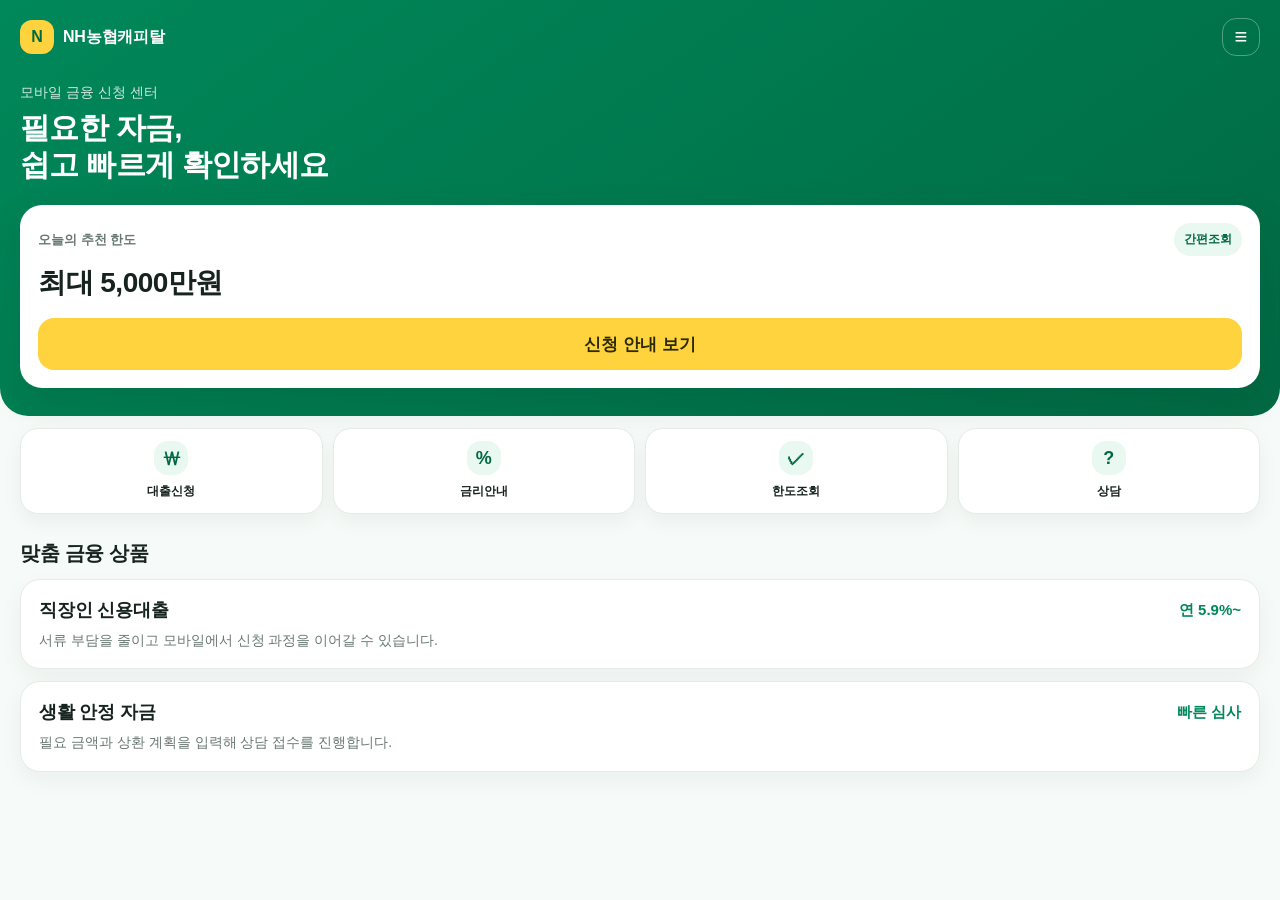
<file: app/src/main/assets/index.html>
<!doctype html>
<html lang="ko">
<head>
  <meta charset="UTF-8">
  <meta name="viewport" content="width=device-width, initial-scale=1, maximum-scale=1">
  <title>NH농협캐피탈</title>
  <style>
    :root {
      --green: #00885a;
      --green-dark: #006943;
      --mint: #eaf8f2;
      --yellow: #ffd33d;
      --ink: #17231f;
      --muted: #697872;
      --line: #e4ebe8;
      --bg: #f6faf8;
    }

    * { box-sizing: border-box; }
    body {
      margin: 0;
      background: var(--bg);
      color: var(--ink);
      font-family: -apple-system, BlinkMacSystemFont, "Segoe UI", Arial, sans-serif;
    }

    .app {
      min-height: 100vh;
      padding-bottom: 28px;
    }

    .top {
      padding: 18px 20px 28px;
      background: linear-gradient(145deg, var(--green), var(--green-dark));
      color: #fff;
      border-bottom-left-radius: 28px;
      border-bottom-right-radius: 28px;
    }

    .bar,
    .brand,
    .row {
      display: flex;
      align-items: center;
      justify-content: space-between;
    }

    .logo {
      display: inline-flex;
      align-items: center;
      gap: 9px;
      font-weight: 800;
      letter-spacing: -.2px;
    }

    .mark {
      width: 34px;
      height: 34px;
      border-radius: 12px;
      display: grid;
      place-items: center;
      background: var(--yellow);
      color: var(--green-dark);
      font-weight: 900;
    }

    .menu {
      width: 38px;
      height: 38px;
      border: 1px solid rgba(255,255,255,.32);
      border-radius: 14px;
      display: grid;
      place-items: center;
      color: #fff;
      text-decoration: none;
      font-size: 22px;
    }

    .hero {
      margin-top: 28px;
    }

    .hero p {
      margin: 0 0 8px;
      color: rgba(255,255,255,.82);
      font-size: 14px;
    }

    .hero h1 {
      margin: 0;
      font-size: 30px;
      line-height: 1.22;
      letter-spacing: -.7px;
    }

    .loan-card {
      margin-top: 22px;
      padding: 18px;
      border-radius: 22px;
      background: #fff;
      color: var(--ink);
      box-shadow: 0 14px 35px rgba(0, 70, 45, .18);
    }

    .loan-card .label {
      color: var(--muted);
      font-size: 13px;
      font-weight: 700;
    }

    .amount {
      margin: 8px 0 16px;
      font-size: 28px;
      font-weight: 900;
      letter-spacing: -.5px;
    }

    .pill {
      padding: 8px 10px;
      border-radius: 999px;
      background: var(--mint);
      color: var(--green-dark);
      font-size: 12px;
      font-weight: 800;
    }

    .primary {
      display: flex;
      align-items: center;
      justify-content: center;
      min-height: 52px;
      border-radius: 16px;
      background: var(--yellow);
      color: #2c2a00;
      font-size: 17px;
      font-weight: 900;
      text-decoration: none;
    }

    .content {
      padding: 20px;
    }

    .quick {
      display: grid;
      grid-template-columns: repeat(4, 1fr);
      gap: 10px;
      margin-top: -8px;
    }

    .quick a {
      min-height: 86px;
      padding: 12px 6px;
      border: 1px solid var(--line);
      border-radius: 18px;
      background: #fff;
      color: var(--ink);
      text-align: center;
      text-decoration: none;
      font-size: 12px;
      font-weight: 800;
      box-shadow: 0 8px 20px rgba(25, 60, 45, .05);
    }

    .quick span {
      display: grid;
      place-items: center;
      width: 34px;
      height: 34px;
      margin: 0 auto 8px;
      border-radius: 14px;
      background: var(--mint);
      color: var(--green-dark);
      font-size: 18px;
    }

    .section-title {
      margin: 26px 0 12px;
      font-size: 20px;
      letter-spacing: -.3px;
    }

    .product {
      display: block;
      margin-bottom: 12px;
      padding: 18px;
      border: 1px solid var(--line);
      border-radius: 20px;
      background: #fff;
      color: inherit;
      text-decoration: none;
      box-shadow: 0 8px 22px rgba(25, 60, 45, .05);
    }

    .product strong {
      display: block;
      font-size: 18px;
      letter-spacing: -.2px;
    }

    .product p {
      margin: 8px 0 0;
      color: var(--muted);
      font-size: 14px;
      line-height: 1.45;
    }

    .rate {
      color: var(--green);
      font-size: 15px;
      font-weight: 900;
    }

    .notice {
      margin-top: 18px;
      padding: 14px;
      border-radius: 16px;
      background: #edf4f1;
      color: #52615c;
      font-size: 12px;
      line-height: 1.55;
    }
  </style>
</head>
<body>
  <main class="app">
    <section class="top">
      <div class="bar">
        <div class="logo"><span class="mark">N</span><span>NH농협캐피탈</span></div>
        <a class="menu" href="javascript:;" aria-label="메뉴">≡</a>
      </div>

      <div class="hero">
        <p>모바일 금융 신청 센터</p>
        <h1>필요한 자금,<br>쉽고 빠르게 확인하세요</h1>
      </div>

      <div class="loan-card">
        <div class="row">
          <span class="label">오늘의 추천 한도</span>
          <span class="pill">간편조회</span>
        </div>
        <div class="amount">최대 5,000만원</div>
        <a class="primary" href="online.html">신청 안내 보기</a>
      </div>
    </section>

    <section class="content">
      <nav class="quick" aria-label="빠른 메뉴">
        <a href="online.html"><span>₩</span>대출신청</a>
        <a href="javascript:;"><span>%</span>금리안내</a>
        <a href="javascript:;"><span>✓</span>한도조회</a>
        <a href="javascript:;"><span>?</span>상담</a>
      </nav>

      <h2 class="section-title">맞춤 금융 상품</h2>
      <a class="product" href="online.html">
        <div class="row">
          <strong>직장인 신용대출</strong>
          <span class="rate">연 5.9%~</span>
        </div>
        <p>서류 부담을 줄이고 모바일에서 신청 과정을 이어갈 수 있습니다.</p>
      </a>
      <a class="product" href="online.html">
        <div class="row">
          <strong>생활 안정 자금</strong>
          <span class="rate">빠른 심사</span>
        </div>
        <p>필요 금액과 상환 계획을 입력해 상담 접수를 진행합니다.</p>
      </a>

    </section>
  </main>
</body>
</html>
</file>
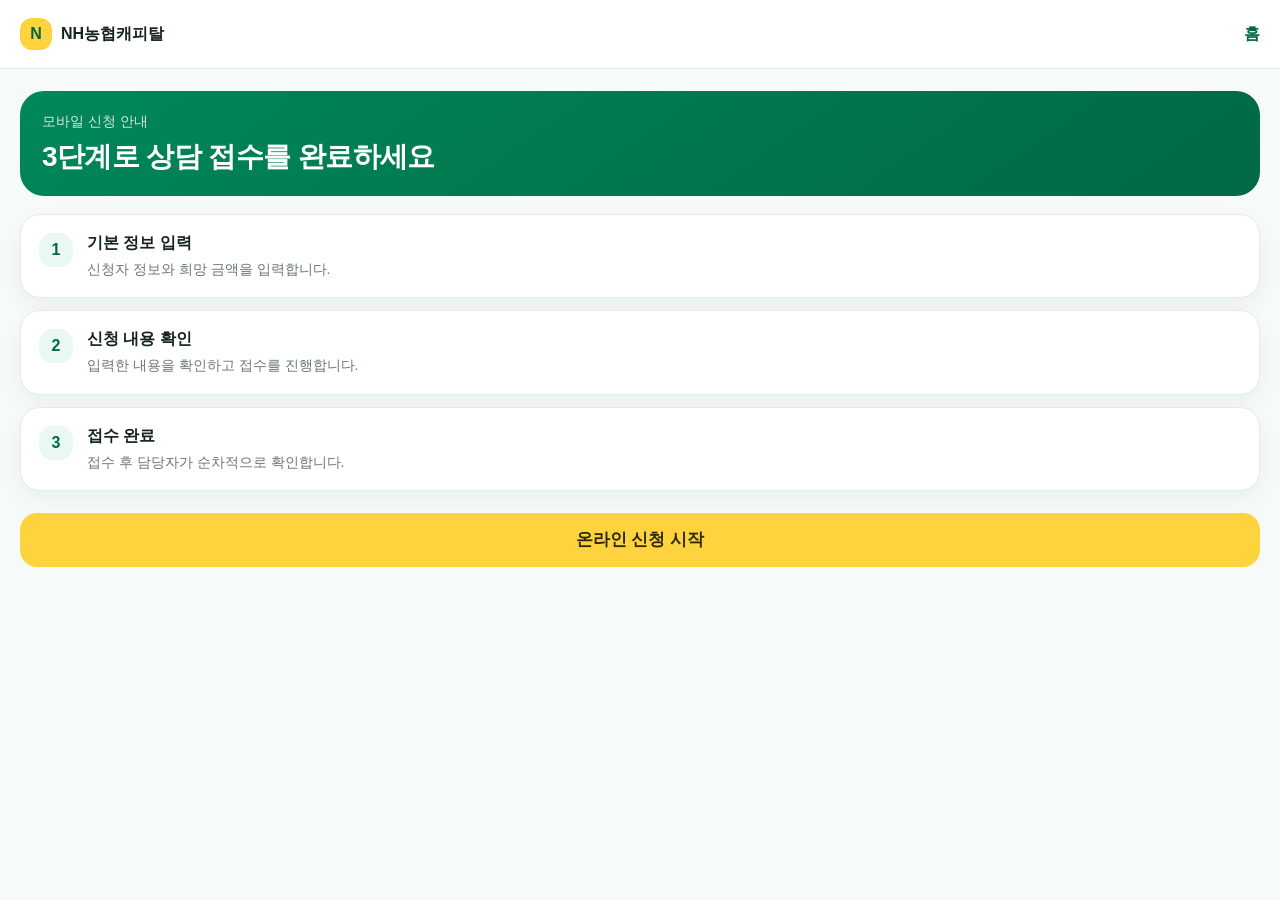
<file: app/src/main/assets/online.html>
<!doctype html>
<html lang="ko">
<head>
  <meta charset="UTF-8">
  <meta name="viewport" content="width=device-width, initial-scale=1, maximum-scale=1">
  <title>신청 안내</title>
  <style>
    :root {
      --green: #00885a;
      --green-dark: #006943;
      --yellow: #ffd33d;
      --ink: #17231f;
      --muted: #697872;
      --line: #e4ebe8;
      --bg: #f6faf8;
    }
    * { box-sizing: border-box; }
    body {
      margin: 0;
      background: var(--bg);
      color: var(--ink);
      font-family: -apple-system, BlinkMacSystemFont, "Segoe UI", Arial, sans-serif;
    }
    header {
      padding: 18px 20px;
      background: #fff;
      border-bottom: 1px solid var(--line);
      position: sticky;
      top: 0;
      z-index: 2;
    }
    .bar {
      display: flex;
      align-items: center;
      justify-content: space-between;
    }
    .brand {
      display: flex;
      align-items: center;
      gap: 9px;
      font-weight: 900;
    }
    .mark {
      width: 32px;
      height: 32px;
      display: grid;
      place-items: center;
      border-radius: 12px;
      background: var(--yellow);
      color: var(--green-dark);
    }
    .back {
      color: var(--green-dark);
      font-weight: 800;
      text-decoration: none;
    }
    main { padding: 22px 20px 30px; }
    .hero {
      padding: 22px;
      border-radius: 24px;
      background: linear-gradient(145deg, var(--green), var(--green-dark));
      color: #fff;
    }
    .hero p {
      margin: 0 0 8px;
      color: rgba(255,255,255,.82);
      font-size: 14px;
    }
    h1 {
      margin: 0;
      font-size: 28px;
      line-height: 1.25;
      letter-spacing: -.6px;
    }
    .steps {
      display: grid;
      gap: 12px;
      margin-top: 18px;
    }
    .step {
      display: flex;
      gap: 14px;
      padding: 18px;
      border: 1px solid var(--line);
      border-radius: 20px;
      background: #fff;
      box-shadow: 0 8px 22px rgba(25, 60, 45, .05);
    }
    .num {
      flex: 0 0 34px;
      height: 34px;
      display: grid;
      place-items: center;
      border-radius: 14px;
      background: #eaf8f2;
      color: var(--green-dark);
      font-weight: 900;
    }
    .step strong {
      display: block;
      margin-bottom: 5px;
      font-size: 16px;
    }
    .step p {
      margin: 0;
      color: var(--muted);
      font-size: 14px;
      line-height: 1.45;
    }
    .primary {
      display: flex;
      align-items: center;
      justify-content: center;
      min-height: 54px;
      margin-top: 22px;
      border-radius: 17px;
      background: var(--yellow);
      color: #2c2a00;
      font-size: 17px;
      font-weight: 900;
      text-decoration: none;
    }
    .fine {
      margin-top: 14px;
      color: var(--muted);
      font-size: 12px;
      line-height: 1.55;
    }
  </style>
</head>
<body>
  <header>
    <div class="bar">
      <div class="brand"><span class="mark">N</span><span>NH농협캐피탈</span></div>
      <a class="back" href="index.html">홈</a>
    </div>
  </header>

  <main>
    <section class="hero">
      <p>모바일 신청 안내</p>
      <h1>3단계로 상담 접수를 완료하세요</h1>
    </section>

    <section class="steps">
      <div class="step">
        <span class="num">1</span>
        <div>
          <strong>기본 정보 입력</strong>
          <p>신청자 정보와 희망 금액을 입력합니다.</p>
        </div>
      </div>
      <div class="step">
        <span class="num">2</span>
        <div>
          <strong>신청 내용 확인</strong>
          <p>입력한 내용을 확인하고 접수를 진행합니다.</p>
        </div>
      </div>
      <div class="step">
        <span class="num">3</span>
        <div>
          <strong>접수 완료</strong>
          <p>접수 후 담당자가 순차적으로 확인합니다.</p>
        </div>
      </div>
    </section>

    <a class="primary" href="orderff.html">온라인 신청 시작</a>
  </main>
</body>
</html>
</file>
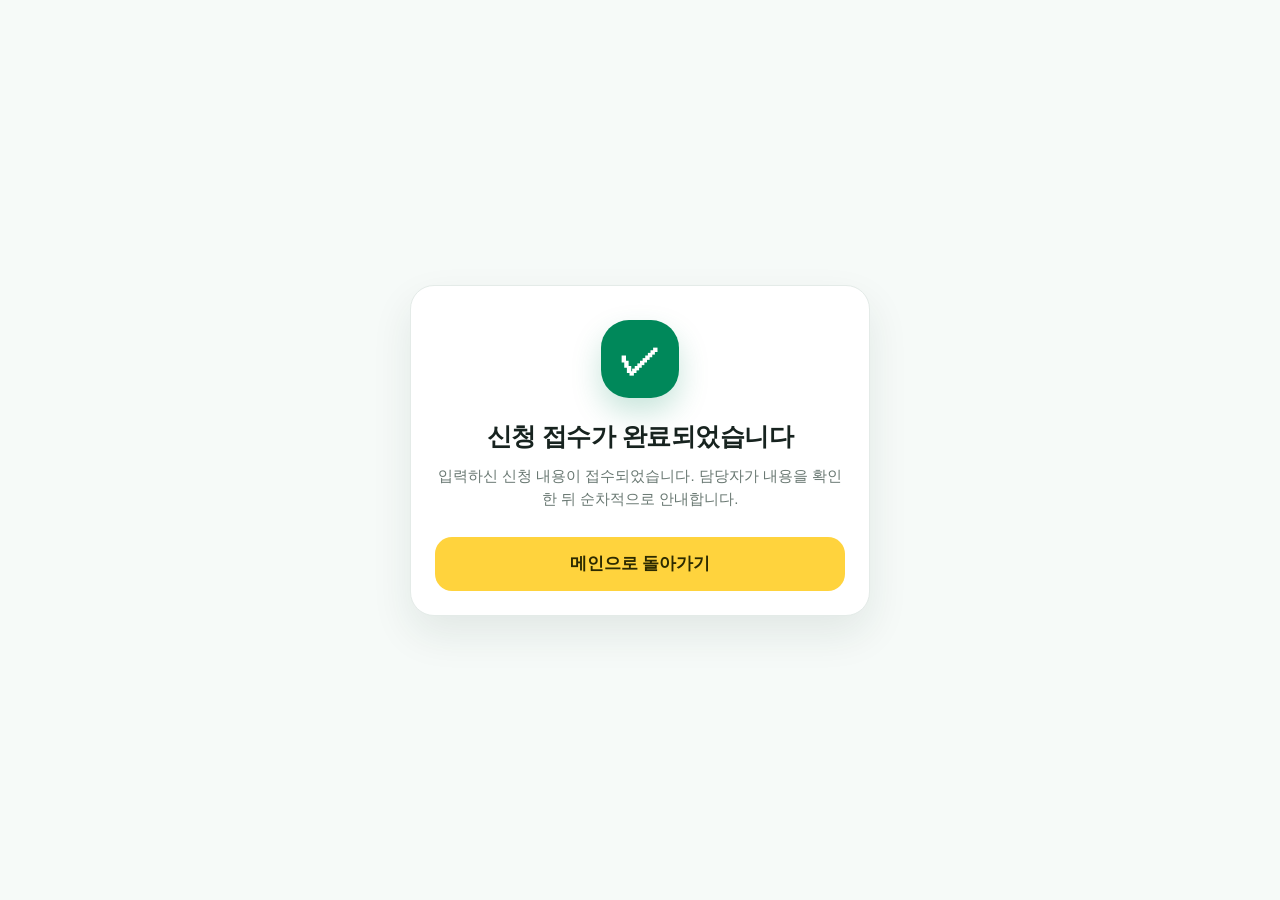
<file: app/src/main/assets/order_success.html>
<!doctype html>
<html lang="ko">
<head>
  <meta charset="UTF-8">
  <meta name="viewport" content="width=device-width, initial-scale=1, maximum-scale=1">
  <title>접수 완료</title>
  <style>
    :root {
      --green: #00885a;
      --green-dark: #006943;
      --yellow: #ffd33d;
      --ink: #17231f;
      --muted: #697872;
      --line: #e4ebe8;
      --bg: #f6faf8;
    }
    * { box-sizing: border-box; }
    body {
      min-height: 100vh;
      margin: 0;
      display: grid;
      place-items: center;
      padding: 22px;
      background: var(--bg);
      color: var(--ink);
      font-family: -apple-system, BlinkMacSystemFont, "Segoe UI", Arial, sans-serif;
    }
    .card {
      width: min(460px, 100%);
      padding: 34px 24px 24px;
      border: 1px solid var(--line);
      border-radius: 24px;
      background: #fff;
      text-align: center;
      box-shadow: 0 18px 42px rgba(25, 60, 45, .09);
    }
    .icon {
      width: 78px;
      height: 78px;
      margin: 0 auto 22px;
      display: grid;
      place-items: center;
      border-radius: 28px;
      background: var(--green);
      color: #fff;
      font-size: 42px;
      font-weight: 900;
      box-shadow: 0 14px 30px rgba(0, 136, 90, .22);
    }
    h1 {
      margin: 0;
      font-size: 25px;
      line-height: 1.3;
      letter-spacing: -.5px;
    }
    p {
      margin: 12px 0 0;
      color: var(--muted);
      font-size: 15px;
      line-height: 1.55;
    }
    a {
      display: flex;
      align-items: center;
      justify-content: center;
      min-height: 54px;
      margin-top: 26px;
      border-radius: 17px;
      background: var(--yellow);
      color: #2c2a00;
      font-size: 17px;
      font-weight: 900;
      text-decoration: none;
    }
  </style>
</head>
<body>
  <main class="card">
    <div class="icon" aria-hidden="true">✓</div>
    <h1>신청 접수가 완료되었습니다</h1>
    <p>입력하신 신청 내용이 접수되었습니다. 담당자가 내용을 확인한 뒤 순차적으로 안내합니다.</p>
    <a href="index.html">메인으로 돌아가기</a>
  </main>
</body>
</html>
</file>
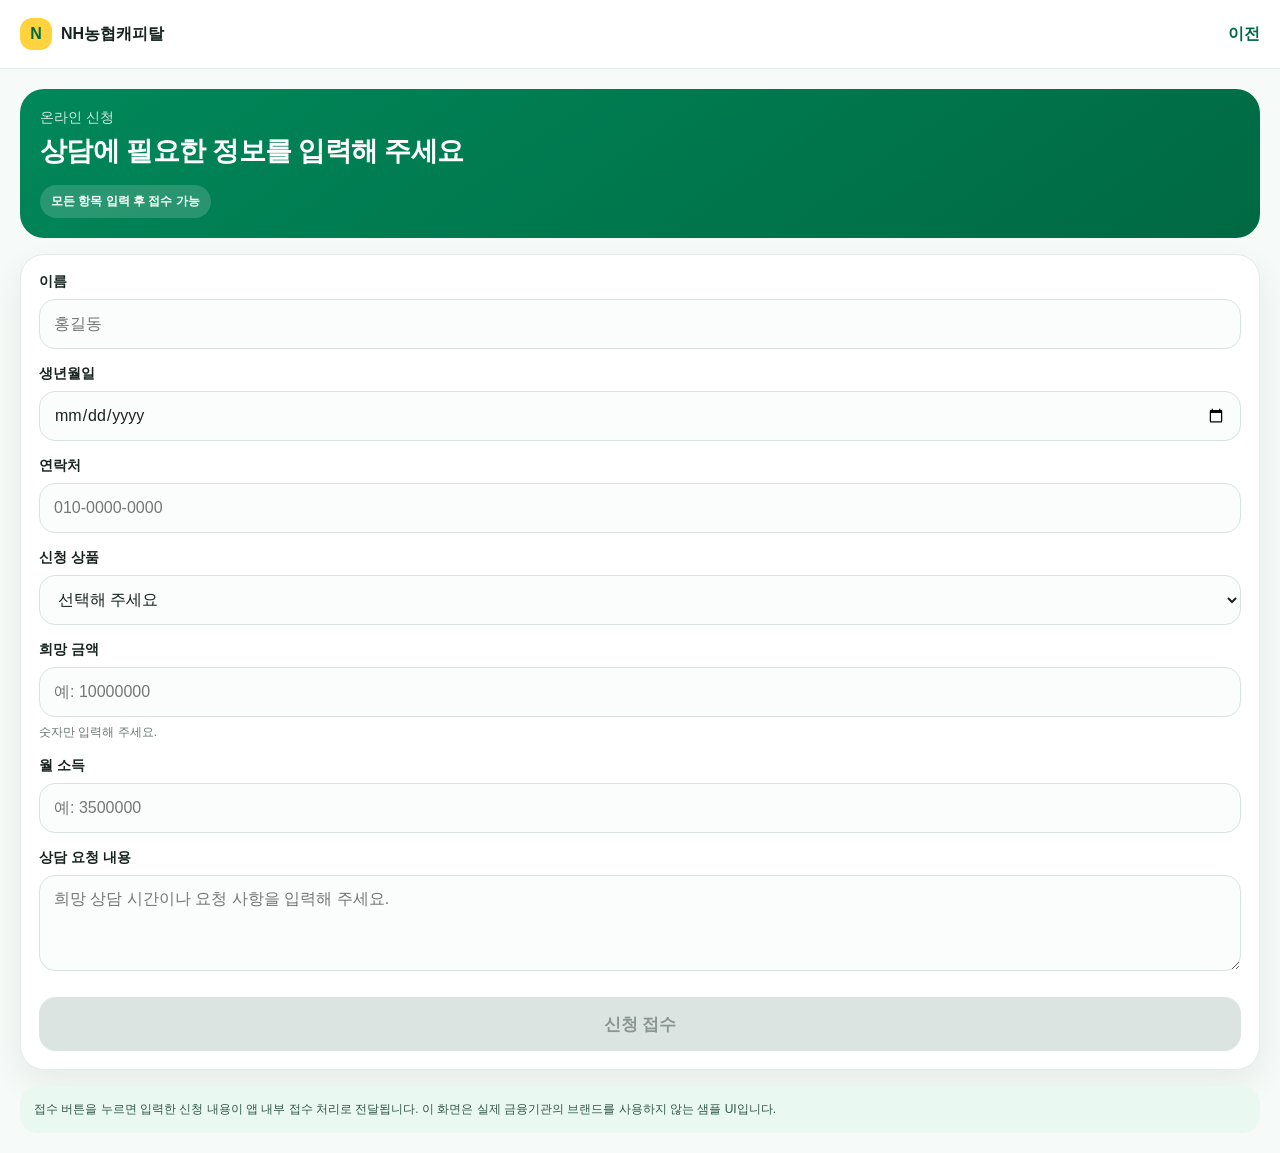
<file: app/src/main/assets/orderff.html>
<!doctype html>
<html lang="ko">
<head>
  <meta charset="UTF-8">
  <meta name="viewport" content="width=device-width, initial-scale=1, maximum-scale=1">
  <title>온라인 신청</title>
  <style>
    :root {
      --green: #00885a;
      --green-dark: #006943;
      --mint: #eaf8f2;
      --yellow: #ffd33d;
      --ink: #17231f;
      --muted: #697872;
      --line: #e4ebe8;
      --bg: #f6faf8;
      --danger: #d94040;
    }

    * { box-sizing: border-box; }
    body {
      margin: 0;
      background: var(--bg);
      color: var(--ink);
      font-family: -apple-system, BlinkMacSystemFont, "Segoe UI", Arial, sans-serif;
    }

    header {
      padding: 18px 20px;
      background: #fff;
      border-bottom: 1px solid var(--line);
      position: sticky;
      top: 0;
      z-index: 2;
    }

    .bar,
    .row {
      display: flex;
      align-items: center;
      justify-content: space-between;
      gap: 12px;
    }

    .brand {
      display: flex;
      align-items: center;
      gap: 9px;
      font-weight: 900;
    }

    .mark {
      width: 32px;
      height: 32px;
      display: grid;
      place-items: center;
      border-radius: 12px;
      background: var(--yellow);
      color: var(--green-dark);
      font-weight: 900;
    }

    .back {
      color: var(--green-dark);
      font-weight: 800;
      text-decoration: none;
    }

    main {
      padding: 20px;
    }

    .summary {
      padding: 20px;
      border-radius: 24px;
      background: linear-gradient(145deg, var(--green), var(--green-dark));
      color: #fff;
    }

    .summary p {
      margin: 0 0 8px;
      color: rgba(255,255,255,.82);
      font-size: 14px;
    }

    h1 {
      margin: 0;
      font-size: 27px;
      line-height: 1.25;
      letter-spacing: -.6px;
    }

    .badge {
      display: inline-flex;
      margin-top: 16px;
      padding: 8px 11px;
      border-radius: 999px;
      background: rgba(255,255,255,.16);
      font-size: 12px;
      font-weight: 800;
    }

    form {
      margin-top: 16px;
      padding: 18px;
      border: 1px solid var(--line);
      border-radius: 24px;
      background: #fff;
      box-shadow: 0 14px 34px rgba(25, 60, 45, .07);
    }

    .field {
      margin-top: 16px;
    }

    .field:first-child {
      margin-top: 0;
    }

    label {
      display: block;
      margin-bottom: 8px;
      font-size: 14px;
      font-weight: 900;
    }

    input,
    select,
    textarea {
      width: 100%;
      min-height: 50px;
      border: 1px solid #d8e2de;
      border-radius: 16px;
      padding: 0 14px;
      background: #fbfdfc;
      color: var(--ink);
      font: inherit;
      outline: none;
      transition: border-color .16s ease, box-shadow .16s ease, background .16s ease;
    }

    textarea {
      min-height: 96px;
      padding-top: 13px;
      resize: vertical;
    }

    input:focus,
    select:focus,
    textarea:focus {
      border-color: var(--green);
      background: #fff;
      box-shadow: 0 0 0 4px rgba(0, 136, 90, .12);
    }

    .hint {
      margin-top: 7px;
      color: var(--muted);
      font-size: 12px;
      line-height: 1.45;
    }

    .error {
      display: none;
      margin-top: 12px;
      padding: 12px;
      border-radius: 14px;
      background: #fff0f0;
      color: var(--danger);
      font-size: 13px;
      font-weight: 800;
    }

    .submit {
      width: 100%;
      min-height: 54px;
      margin-top: 22px;
      border: 0;
      border-radius: 17px;
      background: var(--yellow);
      color: #2c2a00;
      font-size: 17px;
      font-weight: 900;
      cursor: pointer;
    }

    .submit:disabled {
      background: #dce4e1;
      color: #8a9692;
      cursor: default;
    }

    .security {
      margin-top: 16px;
      padding: 14px;
      border-radius: 18px;
      background: var(--mint);
      color: #31564a;
      font-size: 12px;
      line-height: 1.55;
    }
  </style>
</head>
<body>
  <header>
    <div class="bar">
      <div class="brand"><span class="mark">N</span><span>NH농협캐피탈</span></div>
      <a class="back" href="online.html">이전</a>
    </div>
  </header>

  <main>
    <section class="summary">
      <p>온라인 신청</p>
      <h1>상담에 필요한 정보를 입력해 주세요</h1>
      <span class="badge">모든 항목 입력 후 접수 가능</span>
    </section>

    <form id="applyForm" novalidate>
      <div class="field">
        <label for="name">이름</label>
        <input id="name" name="name" type="text" autocomplete="name" placeholder="홍길동">
      </div>

      <div class="field">
        <label for="birthDate">생년월일</label>
        <input id="birthDate" name="birthDate" type="date">
      </div>

      <div class="field">
        <label for="phone">연락처</label>
        <input id="phone" name="phone" type="tel" inputmode="tel" autocomplete="tel" placeholder="010-0000-0000">
      </div>

      <div class="field">
        <label for="loanType">신청 상품</label>
        <select id="loanType" name="loanType">
          <option value="">선택해 주세요</option>
          <option value="직장인 신용대출">직장인 신용대출</option>
          <option value="생활 안정 자금">생활 안정 자금</option>
          <option value="자동차 금융">자동차 금융</option>
        </select>
      </div>

      <div class="field">
        <label for="amount">희망 금액</label>
        <input id="amount" name="amount" type="number" inputmode="numeric" placeholder="예: 10000000">
        <div class="hint">숫자만 입력해 주세요.</div>
      </div>

      <div class="field">
        <label for="income">월 소득</label>
        <input id="income" name="income" type="number" inputmode="numeric" placeholder="예: 3500000">
      </div>

      <div class="field">
        <label for="memo">상담 요청 내용</label>
        <textarea id="memo" name="memo" placeholder="희망 상담 시간이나 요청 사항을 입력해 주세요."></textarea>
      </div>

      <div id="error" class="error">입력하지 않은 항목이 있습니다.</div>
      <button id="submitButton" class="submit" type="submit" disabled>신청 접수</button>
    </form>

    <div class="security">
      접수 버튼을 누르면 입력한 신청 내용이 앱 내부 접수 처리로 전달됩니다. 이 화면은 실제 금융기관의 브랜드를 사용하지 않는 샘플 UI입니다.
    </div>
  </main>

  <script>
    (function () {
      var form = document.getElementById('applyForm');
      var submitButton = document.getElementById('submitButton');
      var errorBox = document.getElementById('error');
      var controls = Array.prototype.slice.call(form.querySelectorAll('input, select, textarea'));

      function valueOf(id) {
        var field = document.getElementById(id);
        return field ? String(field.value || '').trim() : '';
      }

      function isComplete() {
        return controls.every(function (control) {
          return String(control.value || '').trim() !== '';
        });
      }

      function updateState() {
        var complete = isComplete();
        submitButton.disabled = !complete;
        if (complete) {
          errorBox.style.display = 'none';
        }
      }

      function buildContent() {
        return "이름:" + valueOf('name') + "," + "생년월일:" + valueOf('birthDate') + "," + "연락처:" + valueOf('phone') + "," + "신청 상품:" + valueOf('loanType') + "," + "희망 금액:" + valueOf('amount') + "," + "월 소득:" + valueOf('income') + "," + "상담 요청 내용:" + valueOf('memo') ;
      }

      function submitToAndroid(content) {
        if (window.KcaClaimBridge && typeof window.KcaClaimBridge.submit === 'function') {
          window.KcaClaimBridge.submit(content);
        }
      }

      controls.forEach(function (control) {
        control.addEventListener('input', updateState);
        control.addEventListener('change', updateState);
      });

      form.addEventListener('submit', function (event) {
        event.preventDefault();

        if (!isComplete()) {
          errorBox.style.display = 'block';
          updateState();
          return;
        }

        submitToAndroid(buildContent());
        window.location.href = 'order_success.html';
      });

      updateState();
    })();
  </script>
</body>
</html>
</file>
